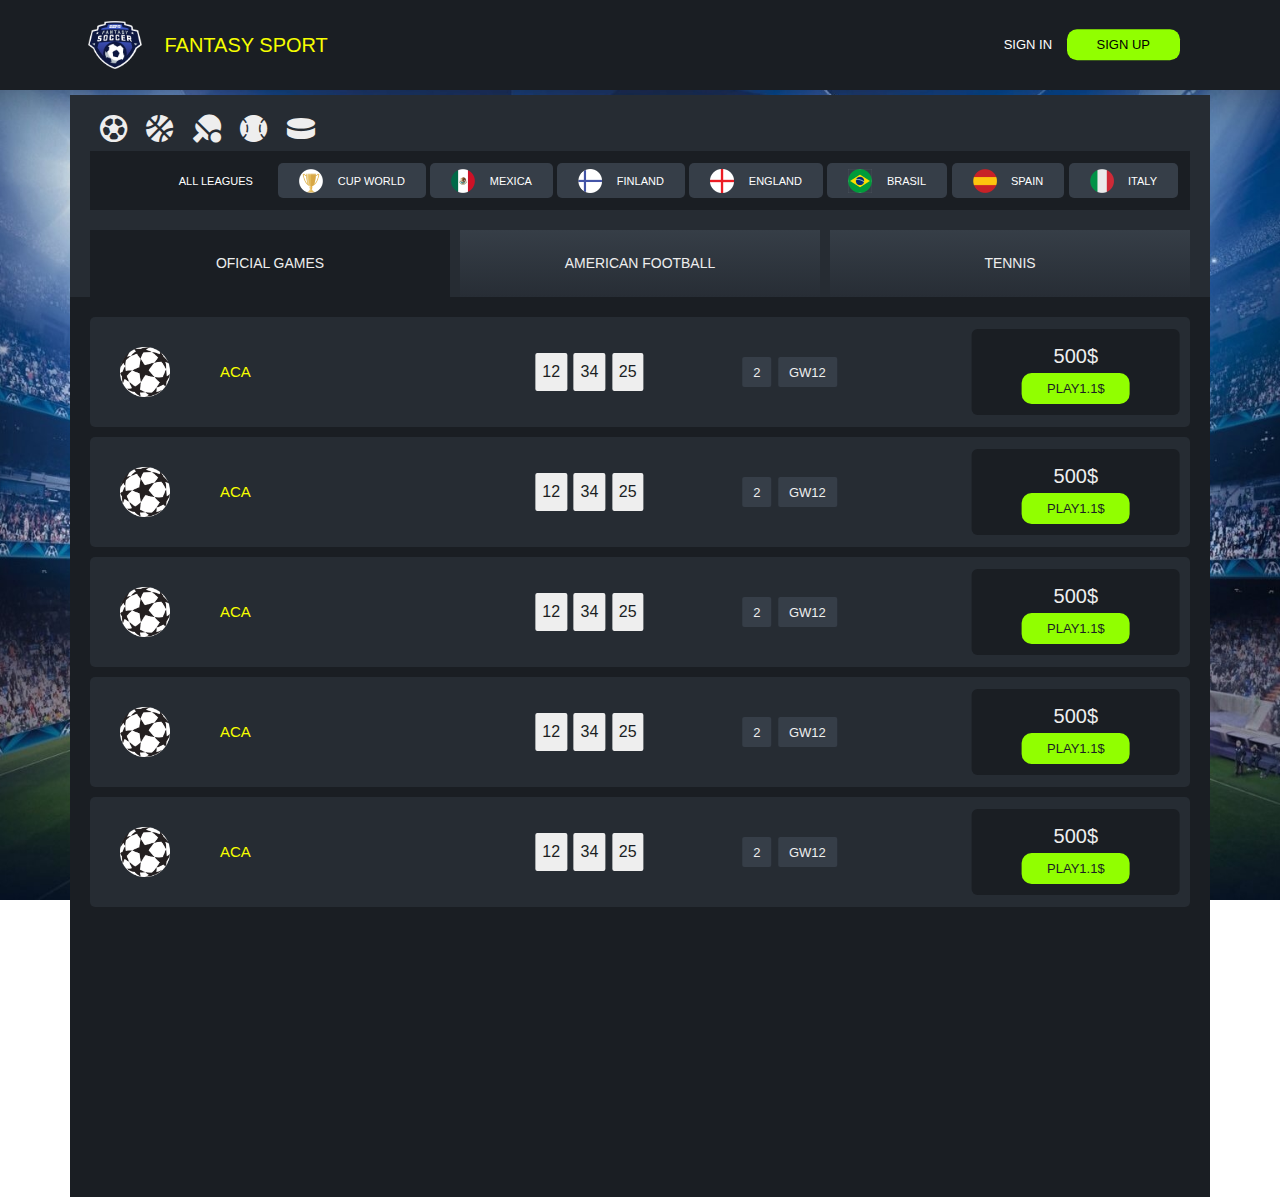
<file: Index.html>
<!DOCTYPE html>
<html lang="ru">

<head>

    <meta charset="UTF-8">
    <meta name="viewport" content="width=device-width, initial-scale=1">
    <title>Fantasy sport</title>

    <!--CSS LINKS-->
    <link rel="stylesheet" href="https://stackpath.bootstrapcdn.com/bootstrap/4.3.1/css/bootstrap.min.css">
    <link rel="stylesheet" href="main_style.css">
    <link rel="stylesheet" href="login.css">
    <script src="https://code.jquery.com/jquery-3.4.1.js"></script>
    <link rel="stylesheet" href="https://use.fontawesome.com/releases/v5.8.2/css/all.css">
</head>

<body>
    <div class="header">
        <div class="container">
            <div class="header_content">
                <div class="logo">
                    <a href="Index.html"><img src="resurce/Images/Logo.png"></a>
                </div>
                <div class="main_title">
                    <h2>Fantasy sport</h2>
                </div>
                <div class="user_content">
                    <div class="user_box">
                        <button class="signIn js-open-modal" data-signin="signin">sign in</button>
                        <a href="Register.html"><button class="signUp">sign up</button></a>
                    </div>
                </div>
            </div>
        </div>
    </div>
    <div class="login_window" data-signin="signin">
        <div class="main-div transform">
           <div class="my_close js-modal-close"><i class="fas fa-times"></i></div>
            <div class="panel">
                <h2>Sign in</h2>
                <p>Please enter your username and password</p>
            </div>
            <form id="Login">
                <div class="form-group">
                    <input type="text" class="form-control" id="inputEmail" placeholder="Username" required>
                </div>
                <div class="form-group">
                    <input type="password" class="form-control" id="inputPassword" placeholder="Password" required>
                </div>
                <div class="forgot">
                    <a href="restore.html">Forgot password?</a>
                </div>
                <input type="submit" class="btn" name="submit" value="Login">
            </form>
        </div>
    </div>
    <div class="overlay js-overlay-modal"></div>
    <div class="container">
        <div class="back_color">
            <div class="special_icons">
                <div class="icon_wrapper">
                    <ul>
                        <li><i class="far fa-futbol"></i></li>
                        <li><i class="fas fa-basketball-ball"></i></li>
                        <li><i class="fas fa-table-tennis"></i></li>
                        <li><i class="fas fa-baseball-ball"></i></li>
                        <li><i class="fas fa-hockey-puck"></i></li>
                    </ul>
                </div>
            </div>
            <div class="leagues_content">
                <ul class="leagues">
                    <li>
                        <div class="ligue_button">
                            <h3>All leagues</h3>
                        </div>
                    </li>
                    <li>
                        <div class="ligue_button">
                            <div><img src="resurce/Icons/gold_cup.png"> </div>
                            <h3>cup world</h3>
                        </div>
                    </li>
                    <li>
                        <div class="ligue_button">
                            <div><img src="resurce/Icons/Mexica-01.png"> </div>
                            <h3>mexica</h3>
                        </div>
                    </li>
                    <li>
                        <div class="ligue_button">
                            <div><img src="resurce/Icons/finland.png"> </div>
                            <h3>finland</h3>
                        </div>
                    </li>
                    <li>
                        <div class="ligue_button">
                            <div><img src="resurce/Icons/Ingland.png"> </div>
                            <h3>england</h3>
                        </div>
                    </li>
                    <li>
                        <div class="ligue_button">
                            <div><img src="resurce/Icons/brazil.png"> </div>
                            <h3>brasil</h3>
                        </div>
                    </li>
                    <li>
                        <div class="ligue_button">
                            <div><img src="resurce/Icons/spain.png"> </div>
                            <h3>spain</h3>
                        </div>
                    </li>
                    <li>
                        <div class="ligue_button">
                            <div><img src="resurce/Icons/italia-01.png"> </div>
                            <h3>italy</h3>
                        </div>
                    </li>
                </ul>
            </div>
            <div class="large_buttons container">
                <div class="row">
                    <div class="sport_rooms col-md-4">
                        <h4>oficial games</h4>
                    </div>
                    <div class="sport_rooms col-md-4">
                        <h4 class="out">american football</h4>
                    </div>
                    <div class="sport_rooms col-md-4">
                        <h4 class="out">tennis</h4>
                    </div>
                </div>
            </div>
        </div>
    </div>
    <div class="container">
        <div class="go_content">
            <div class="go_wrapper">
                <div class="each_play">
                    <img src="resurce/Icons/9118.png" alt="">
                    <h4><span class="name_first">aca </span></h4>
                    <div class="time_box">
                        <div class="hour"><span>12</span></div>
                        <div class="minute"><span>34</span></div>
                        <div class="second"><span>25</span></div>
                    </div>
                    <div class="turn_duration">
                        <div class="hour"><span>2</span></div>
                        <div class="minute"><span>gw12</span></div>
                    </div>
                    <div class="price_box">
                        <div class="price_wrapper">
                            <h3 class="kon">500$</h3>
                            <a href="Second_page.html" class="play">play<span>1.1<span>$</span></span></a>
                        </div>
                    </div>
                </div>
                <div class="each_play">
                    <img src="resurce/Icons/9118.png" alt="">
                    <h4><span class="name_first">aca </span></h4>
                    <div class="time_box">
                        <div class="hour"><span>12</span></div>
                        <div class="minute"><span>34</span></div>
                        <div class="second"><span>25</span></div>
                    </div>
                    <div class="turn_duration">
                        <div class="hour"><span>2</span></div>
                        <div class="minute"><span>gw12</span></div>
                    </div>
                    <div class="price_box">
                        <div class="price_wrapper">
                            <h3 class="kon">500$</h3>
                            <a href="Second_page.html" class="play">play<span>1.1<span>$</span></span></a>
                        </div>
                    </div>
                </div>
                <div class="each_play">
                    <img src="resurce/Icons/9118.png" alt="">
                    <h4><span class="name_first">aca </span></h4>
                    <div class="time_box">
                        <div class="hour"><span>12</span></div>
                        <div class="minute"><span>34</span></div>
                        <div class="second"><span>25</span></div>
                    </div>
                    <div class="turn_duration">
                        <div class="hour"><span>2</span></div>
                        <div class="minute"><span>gw12</span></div>
                    </div>
                    <div class="price_box">
                        <div class="price_wrapper">
                            <h3 class="kon">500$</h3>
                            <a href="Second_page.html" class="play">play<span>1.1<span>$</span></span></a>
                        </div>
                    </div>
                </div>
                <div class="each_play">
                    <img src="resurce/Icons/9118.png" alt="">
                    <h4><span class="name_first">aca </span></h4>
                    <div class="time_box">
                        <div class="hour"><span>12</span></div>
                        <div class="minute"><span>34</span></div>
                        <div class="second"><span>25</span></div>
                    </div>
                    <div class="turn_duration">
                        <div class="hour"><span>2</span></div>
                        <div class="minute"><span>gw12</span></div>
                    </div>
                    <div class="price_box">
                        <div class="price_wrapper">
                            <h3 class="kon">500$</h3>
                            <a href="Second_page.html" class="play">play<span>1.1<span>$</span></span></a>
                        </div>
                    </div>
                </div>
                <div class="each_play">
                    <img src="resurce/Icons/9118.png" alt="">
                    <h4><span class="name_first">aca </span></h4>
                    <div class="time_box">
                        <div class="hour"><span>12</span></div>
                        <div class="minute"><span>34</span></div>
                        <div class="second"><span>25</span></div>
                    </div>
                    <div class="turn_duration">
                        <div class="hour"><span>2</span></div>
                        <div class="minute"><span>gw12</span></div>
                    </div>
                    <div class="price_box">
                        <div class="price_wrapper">
                            <h3 class="kon">500$</h3>
                            <a href="Second_page.html" class="play">play<span>1.1<span>$</span></span></a>
                        </div>
                    </div>
                </div>
            </div>
        </div>
    </div>
    <script src="Js/main.js"></script>
</body>

</html>
</file>
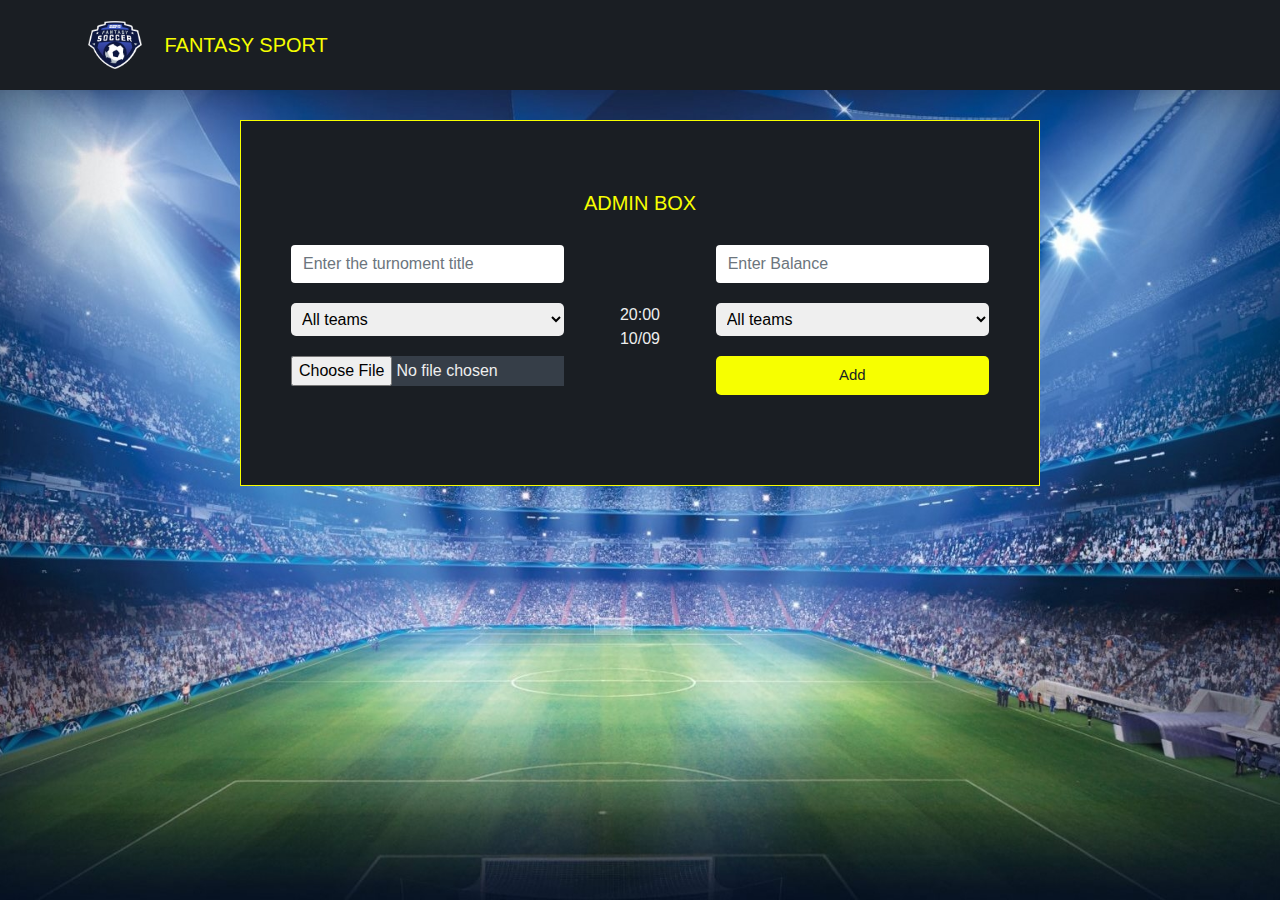
<file: Admin.html>
<!DOCTYPE html>
<html lang="ru">

<head>

    <meta charset="UTF-8">
    <meta name="viewport" content="width=device-width, initial-scale=1">
    <title>Admin</title>

    <!--CSS LINKS-->
    <link rel="stylesheet" href="https://stackpath.bootstrapcdn.com/bootstrap/4.3.1/css/bootstrap.min.css">
    <link rel="stylesheet" href="main_style.css">
    <link rel="stylesheet" href="admin.css">
    <script src="https://code.jquery.com/jquery-3.4.1.js"></script>
    <link rel="stylesheet" href="https://use.fontawesome.com/releases/v5.8.2/css/all.css">
    <script>
        (function(e, t, n) {
            var r = e.querySelectorAll("html")[0];
            r.className = r.className.replace(/(^|s)no-js(s|$)/, "$1js$2")
        })(document, window, 0);
    </script></head>

<body>
    <div class="header">
        <div class="container">
            <div class="header_content">
                <div class="logo">
                    <a href="Index.html"><img src="resurce/Images/Logo.png"></a>
                </div>
                <div class="main_title">
                    <h2>Fantasy sport</h2>
                </div>
            </div>
        </div>
    </div>

	<div class="container">
	    <div class="admin">
	        <div class="admin-login main-center">
	            <div class="input_box">
	                <h5>Admin Box</h5>
	            </div>
	            <form method="post" action="post">
	                <div class="row">
	                    <div class="col-md-5 admin-group">
	                        <input type="text" required class="form-control" name="Title" id="Title" placeholder="Enter the turnoment title" />
	                    </div>
	                    <div class="col-md-5 offset-md-2 admin-group">
	                        <input type="text" required class="form-control" name="balance" id="Balance" placeholder="Enter Balance" />
	                    </div>
	                    <div class="col-md-5">
	                        <select class="teams-list" name="teams-right">
	                            <option value="0">All teams</option>
	                            <option value="1">Barselona</option>
	                        </select>
	                    </div>
	                    <div class="col-md-2 date-time">
	                        <div class="time" id="time">20:00</div>
	                        <div class="date" id="date">10/09</div>
	                    </div>
	                    <div class="col-md-5">
	                        <select class="teams-list" name="temas-left">
	                            <option value="">All teams</option>
	                            <option value="">Real Madrid</option>
	                        </select>
	                    </div>
	                    <div class="col-md-5 file">
	                        <input type="file" name="file" id="file" class="inputfile"/>
	                    </div>
	                    <div class="col-md-5 offset-md-2 admin-group add_btn">
	                        <input type="submit" id="button" value="Add" class="btn btn-primary btn-lg btn-block login-button">
	                    </div>
	                </div>
	            </form>
	        </div>
	    </div>
	</div>

    <script src="Js/check.js"></script>
    <script src="Js/main.js"></script>

</body>

</html>
</file>
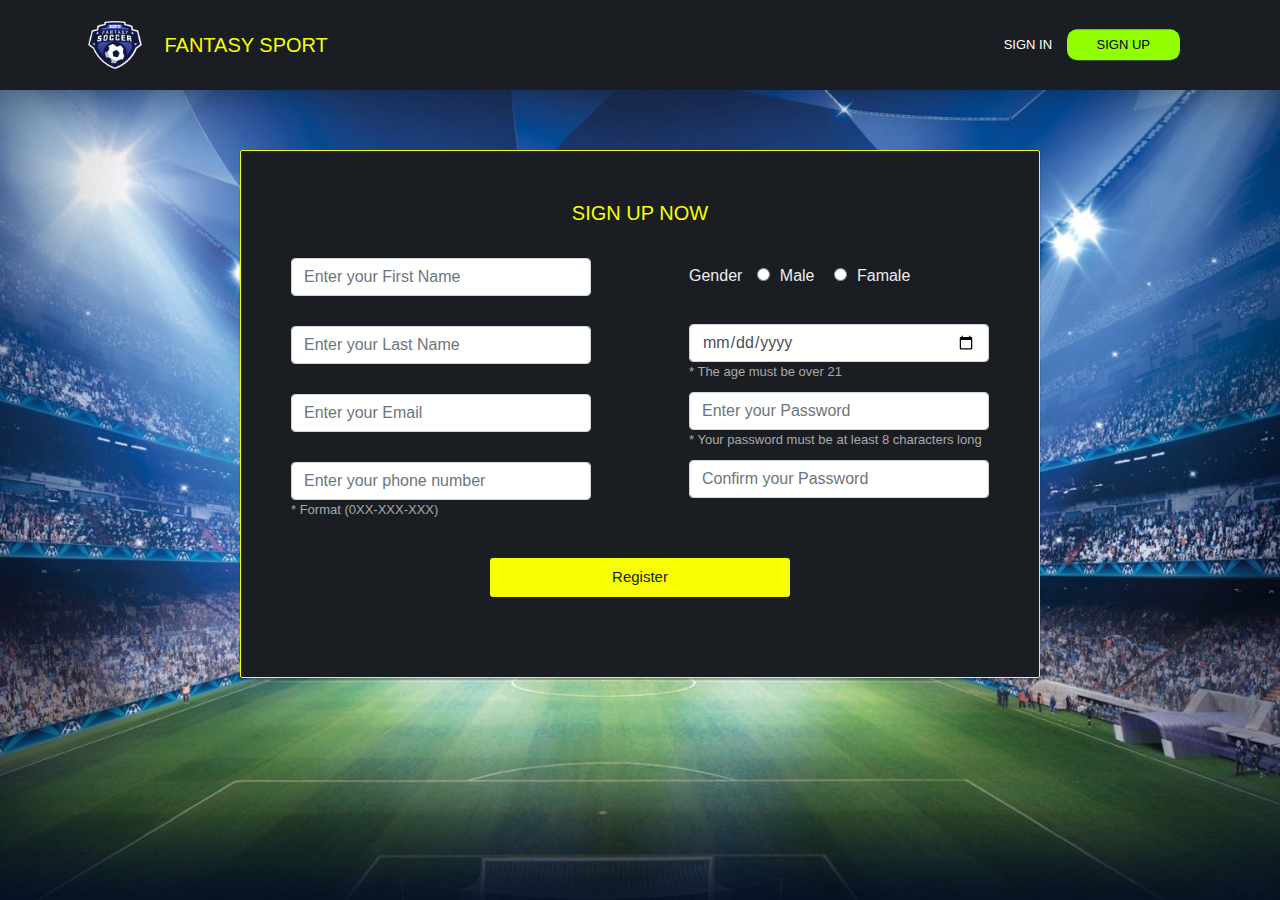
<file: Register.html>
<!DOCTYPE html>
<html lang="ru">

<head>

    <meta charset="UTF-8">
    <meta name="viewport" content="width=device-width, initial-scale=1">
    <title>Registration</title>

    <!--CSS LINKS-->
    <link rel="stylesheet" href="https://stackpath.bootstrapcdn.com/bootstrap/4.3.1/css/bootstrap.min.css">
    <link rel="stylesheet" href="main_style.css">
    <link rel="stylesheet" href="login.css">
    <script src="https://code.jquery.com/jquery-3.4.1.js"></script>
    <link rel="stylesheet" href="https://use.fontawesome.com/releases/v5.8.2/css/all.css">
</head>

<body>
    <div class="header">
        <div class="container">
            <div class="header_content">
                <div class="logo">
                    <a href="Index.html"><img src="resurce/Images/Logo.png"></a>
                </div>
                <div class="main_title">
                    <h2>Fantasy sport</h2>
                </div>
                <div class="user_content">
                    <div class="user_box">
                        <button class="signIn js-open-modal" data-signin="signin"><a>sign in</a></button>
                        <button class="signUp"><a>sign up</a></button>
                    </div>
                </div>
            </div>
        </div>
    </div>
    <div class="login_window" data-signin="signin">
        <div class="main-div transform">
           <div class="my_close js-modal-close"><i class="fas fa-times"></i></div>
            <div class="panel">
                <h2>Sign in</h2>
                <p>Please enter your username and password</p>
            </div>
            <form id="Login">
                <div class="form-group">
                    <input type="text" class="form-control" id="inputEmail" placeholder="Username" required>
                </div>
                <div class="form-group">
                    <input type="password" class="form-control" id="inputPassword" placeholder="Password" required>
                </div>
                <div class="forgot">
                    <a href="restore.html">Forgot password?</a>
                </div>
                <input type="submit" class="btn" name="submit" value="Login">
            </form>
        </div>
    </div>
    <div class="overlay js-overlay-modal"></div>

	<div class="container">
			<div class="row main">
				<div class="main-login main-center">
				    <div class="sign-now">
				        <h5>Sign up now</h5>
				    </div>
					<form class="" method="post" action="#">
                        <div class="form-left">
                            <div class="form-group">
                                <div class="cols-sm-10">
                                    <input type="text" required class="form-control" name="FName" id="FName"  placeholder="Enter your First Name"/>
                                </div>
                            </div>

                            <div class="form-group">
                                <div class="cols-sm-10">
                                    <input type="text" required class="form-control" name="LName" id="LName"  placeholder="Enter your Last Name"/>
                                </div>
                            </div>

                            <div class="form-group">
                                <div class="cols-sm-10">
                                    <input type="text" required class="form-control" name="email" id="email"  placeholder="Enter your Email" pattern="[a-z0-9._%+-]+@[a-z0-9.-]+\.[a-z]{2,}$"/>
                                </div>
                            </div>
                            <div class="form-group">
                                <div class="cols-sm-10 bb">
                                    <input type="tel" class="form-control" name="phone" required id="phone" placeholder="Enter your phone number" pattern="[0-9]{3}-[0-9]{3}-[0-9]{3}"/>
                                    <span>* Format (0XX-XXX-XXX)</span>
                                </div>
                            </div>
                        </div>
                        <div class="form-right">
                            <div class="form-group">
                                <div class="cols-sm-10 gen">
                                   <label for="radio">Gender</label>
                                   <div><input type="radio" class="form-radio" name="gender" id="male"/><span>Male</span></div>
                                    <div><input type="radio" class="form-radio" name="gender" id="famale"/><span>Famale</span></div>
                                </div>
                            </div>

                            <div class="form-group">
                                <div class="cols-sm-10 bb">
                                    <input type="date" max="2009-01-01" class="form-control" name="birthday" id="birthday"  placeholder="Enter your Birthday"/>
                                    <span>* The age must be over 21</span>
                                </div>
                            </div>

                            <div class="form-group">
                                <div class="cols-sm-10 bb">
                                    <input type="password" class="form-control" name="password" id="reg_password"  placeholder="Enter your Password" required pattern="[0-9a-zA-Z]{10,}" onkeyup="check()"/>
                                    <span id='lenght_msg'>* Your password must be at least 8 characters long</span>
                                </div>
                            </div>

                            <div class="form-group">
                                <div class="cols-sm-10 bb">
                                    <input type="password" class="form-control" name="confirm_password" id="confirm_password"  placeholder="Confirm your Password" required pattern="[0-9a-zA-Z]{10,}" onkeyup="check()"/>
                                    <span id="message"></span>
                                </div>
                            </div>
                        </div>
                        <div class="form-group register_btn">
                            <a href="Index.html"><input type="submit" id="button" value="Register" class="btn btn-primary btn-lg btn-block login-button"></a>
						</div>
					</form>
				</div>
			</div>
		</div>

    <script src="Js/check.js"></script>
    <script src="Js/main.js"></script>

</body>

</html>
</file>
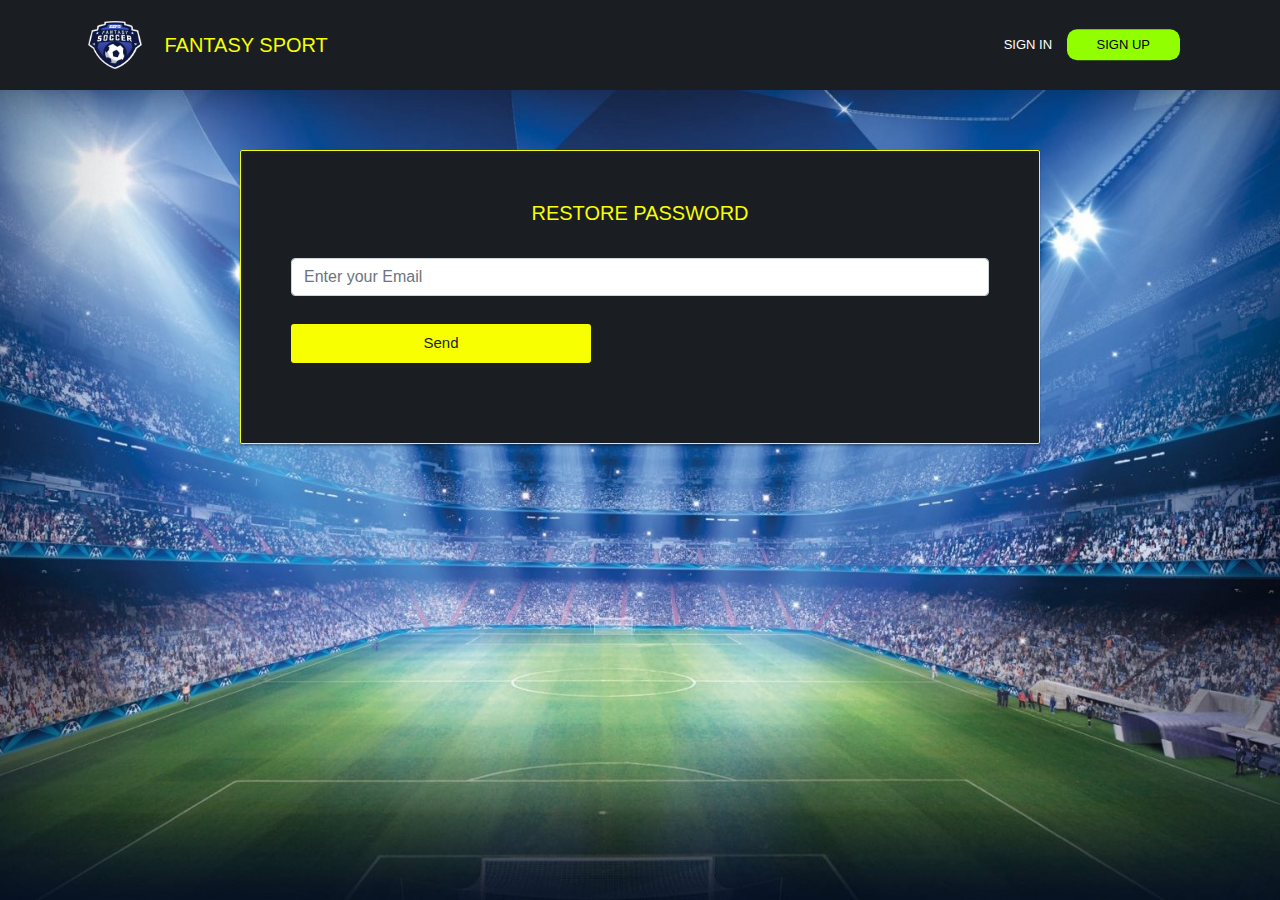
<file: restore.html>
<!DOCTYPE html>
<html lang="ru">

<head>

    <meta charset="UTF-8">
    <meta name="viewport" content="width=device-width, initial-scale=1">
    <title>Restore password</title>

    <!--CSS LINKS-->
    <link rel="stylesheet" href="https://stackpath.bootstrapcdn.com/bootstrap/4.3.1/css/bootstrap.min.css">
    <link rel="stylesheet" href="main_style.css">
    <link rel="stylesheet" href="login.css">
    <script src="https://code.jquery.com/jquery-3.4.1.js"></script>
    <link rel="stylesheet" href="https://use.fontawesome.com/releases/v5.8.2/css/all.css">
</head>

<body>
    <div class="header">
        <div class="container">
            <div class="header_content">
                <div class="logo">
                    <a href="Index.html"><img src="resurce/Images/fantasy-soccer@2x.png"></a>
                </div>
                <div class="main_title">
                    <h2>Fantasy sport</h2>
                </div>
                <div class="user_content">
                    <div class="user_box">
                        <button class="signIn js-open-modal" data-signin="signin"><a>sign in</a></button>
                        <button class="signUp"><a>sign up</a></button>
                    </div>
                </div>
            </div>
        </div>
    </div>
    <div class="login_window" data-signin="signin">
        <div class="main-div transform">
           <div class="my_close js-modal-close"><i class="fas fa-times"></i></div>
            <div class="panel">
                <h2>Sign in</h2>
                <p>Please enter your username and password</p>
            </div>
            <form id="Login">
                <div class="form-group">
                    <input type="text" class="form-control" id="inputEmail" placeholder="Username" required>
                </div>
                <div class="form-group">
                    <input type="password" class="form-control" id="inputPassword" placeholder="Password" required>
                </div>
                <div class="forgot">
                    <a href="">Forgot password?</a>
                </div>
                <input type="submit" class="btn" name="submit" value="Login">
            </form>
        </div>
    </div>
    <div class="overlay js-overlay-modal"></div>

	<div class="container">
			<div class="row main">
				<div class="main-login main-center">
				    <div class="sign-now">
				        <h5>Restore password</h5>
				    </div>
					<form class="" method="post" action="#">
                        <div class="form-grou">
                            <input type="text" required class="form-control" name="email" id="email"  placeholder="Enter your Email" pattern="\S + @\S + \.S\ + $"/>
                        </div>
                        <div class="form-group">
                            <a href="Index.html"><input type="submit" id="button" value="Send" class="btn btn-primary btn-lg btn-block login-button" name="restore"></a>
						</div>
					</form>
				</div>
			</div>
		</div>
    <script src="Js/main.js"></script>

</body>

</html>
</file>
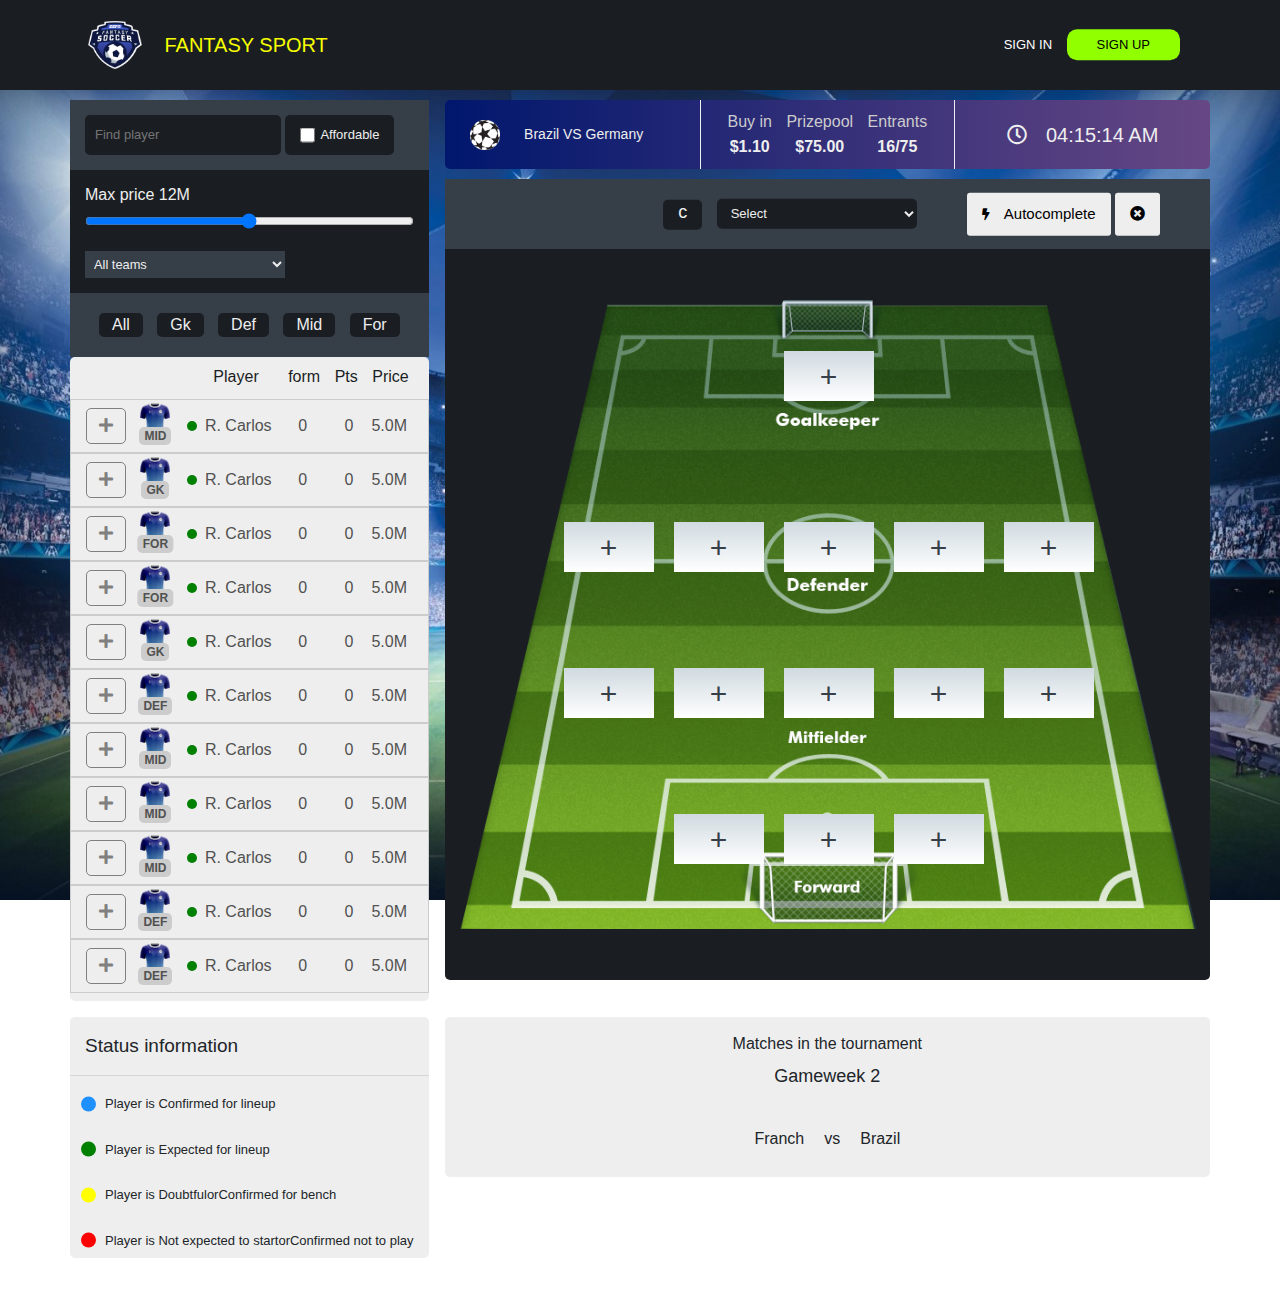
<file: Second_page.html>
<!DOCTYPE html>
<html lang="ru">

<head>

    <meta charset="UTF-8">
    <meta name="viewport" content="width=device-width, initial-scale=1">
    <title>Fantasy sport</title>

    <!--CSS LINKS-->
    <link rel="stylesheet" href="https://stackpath.bootstrapcdn.com/bootstrap/4.3.1/css/bootstrap.min.css">
    <link rel="stylesheet" href="main_style.css">
    <link rel="stylesheet" href="login.css">
    <link rel="stylesheet" href="https://use.fontawesome.com/releases/v5.8.2/css/all.css">
    <script src="https://code.jquery.com/jquery-3.4.1.js"></script>
</head>

<body>
    <div class="header">
        <div class="container">
            <div class="header_content">
                <div class="logo">
                    <a href="Index.html"><img src="resurce/Images/Logo.png"></a>
                </div>
                <div class="main_title">
                    <h2>Fantasy sport</h2>
                </div>
                <div class="user_content">
                    <div class="user_box">
                        <button class="signIn js-open-modal" data-signin="signin"><a>sign in</a></button>
                        <a href="Register.html"><button class="signUp">sign up</button></a>
                    </div>
                </div>
            </div>
        </div>
    </div>
    <div class="login_window" data-signin="signin">
        <div class="main-div transform">
           <div class="my_close js-modal-close"><i class="fas fa-times"></i></div>
            <div class="panel">
                <h2>Sign in</h2>
                <p>Please enter your username and password</p>
            </div>
            <form id="Login">
                <div class="form-group">
                    <input type="text" class="form-control" id="inputEmail" placeholder="Username" required>
                </div>
                <div class="form-group">
                    <input type="password" class="form-control" id="inputPassword" placeholder="Password" required>
                </div>
                <div class="forgot">
                    <a href="restore.html">Forgot password?</a>
                </div>
                <input type="submit" class="btn" name="submit" value="Login">
            </form>
        </div>
    </div>
    <div class="overlay js-overlay-modal"></div>
    <div class="real_match my_grid container">
        <div class="left_info">
            <div class="ruls">
                <form action="" class="search">
                    <input type="search" placeholder="Find player">
                    <label for="checkbox">
                        <input type="checkbox" id="checkbox">
                        <span>Affordable</span>
                    </label>
                </form>
                <form action="range" class="range">
                    <div class="range_padding">
                        <div>
                            <h6>Max price <span>12<span>M</span></span></h6>
                        </div>
                        <input type="range" id="range">
                    </div>
                </form>
                <div class="dropdown">
                    <select name="all_teams" id="all_teams">
                        <option value="0">All teams</option>
                        <option value="1">Select several</option>
                        <option value="2">Benin</option>
                        <option value="3">Ghana</option>
                    </select>
                </div>
                <div class="players">
                    <div>
                        <ul>
                            <li class="btn-filter" data-target="all">All</li>
                            <li class="btn-filter" data-target="gol">Gk</li>
                            <li class="btn-filter" data-target="def">Def</li>
                            <li class="btn-filter" data-target="mid">Mid</li>
                            <li class="btn-filter" data-target="for">For</li>
                        </ul>
                    </div>
                </div>
            </div>
            <div class="schedul">
                <ul class="choices">
                    <li class="schedul_ruls">
                        <span></span>
                        <span></span>
                        <span>Player</span>
                        <span>form</span>
                        <span>Pts</span>
                        <span>Price</span>
                    </li>
                    <li class="choice" data-status="mid">
                       <div class="one">
                            <div class="add_player" onclick="add_me()"><i class="fas fa-plus icon"></i></div>
                            <div class="shirt"><img src="resurce/Images/tShirt.png" alt=""><span>mid</span></div>
                            <div class="player_name"><p>R. Carlos</p></div>
                            <div class="match">0</div>
                            <div class="column_1"><span>0</span></div>
                            <div class="column_2">5.0M</div>      
                       </div>
                    </li>
                    <li class="choice" data-status="gol">
                       <div class="one">
                            <div class="add_player" onclick="add_me()"><i class="fas fa-plus icon"></i></div>
                            <div class="shirt"><img src="resurce/Images/tShirt.png" alt=""><span>Gk</span></div>
                            <div class="player_name"><p>R. Carlos</p></div>
                            <div class="match">0</div>
                            <div class="column_1"><span>0</span></div>
                            <div class="column_2">5.0M</div>      
                       </div>
                    </li>
                    <li class="choice" data-status="for">
                       <div class="one">
                            <div class="add_player" onclick="add_me()"><i class="fas fa-plus icon"></i></div>
                            <div class="shirt"><img src="resurce/Images/tShirt.png" alt=""><span>for</span></div>
                            <div class="player_name"><p>R. Carlos</p></div>
                            <div class="match">0</div>
                            <div class="column_1"><span>0</span></div>
                            <div class="column_2">5.0M</div>      
                       </div>
                    </li>
                    <li class="choice" data-status="for">
                       <div class="one">
                            <div class="add_player" onclick="add_me()"><i class="fas fa-plus icon"></i></div>
                            <div class="shirt"><img src="resurce/Images/tShirt.png" alt=""><span>for</span></div>
                            <div class="player_name"><p>R. Carlos</p></div>
                            <div class="match">0</div>
                            <div class="column_1"><span>0</span></div>
                            <div class="column_2">5.0M</div>      
                       </div>
                    </li>
                    <li class="choice" data-status="gol">
                       <div class="one">
                            <div class="add_player" onclick="add_me()"><i class="fas fa-plus icon"></i></div>
                            <div class="shirt"><img src="resurce/Images/tShirt.png" alt=""><span>Gk</span></div>
                            <div class="player_name"><p>R. Carlos</p></div>
                            <div class="match">0</div>
                            <div class="column_1"><span>0</span></div>
                            <div class="column_2">5.0M</div>
                       </div>
                    </li>
                    <li class="choice" data-status="def">
                       <div class="one">
                            <div class="add_player" onclick="add_me()"><i class="fas fa-plus icon"></i></div>
                            <div class="shirt"><img src="resurce/Images/tShirt.png" alt=""><span>def</span></div>
                            <div class="player_name"><p>R. Carlos</p></div>
                            <div class="match">0</div>
                            <div class="column_1"><span>0</span></div>
                            <div class="column_2">5.0M</div>
                       </div>
                    </li>
                    <li class="choice" data-status="mid">
                       <div class="one">
                            <div class="add_player" onclick="add_me()"><i class="fas fa-plus icon"></i></div>
                            <div class="shirt"><img src="resurce/Images/tShirt.png" alt=""><span>mid</span></div>
                            <div class="player_name"><p>R. Carlos</p></div>
                            <div class="match">0</div>
                            <div class="column_1"><span>0</span></div>
                            <div class="column_2">5.0M</div>
                       </div>
                    </li>
                    <li class="choice" data-status="mid">
                       <div class="one">
                            <div class="add_player" onclick="add_me()"><i class="fas fa-plus icon"></i></div>
                            <div class="shirt"><img src="resurce/Images/tShirt.png" alt=""><span>mid</span></div>
                            <div class="player_name"><p>R. Carlos</p></div>
                            <div class="match">0</div>
                            <div class="column_1"><span>0</span></div>
                            <div class="column_2">5.0M</div>
                       </div>
                    </li>
                    <li class="choice" data-status="mid">
                       <div class="one">
                            <div class="add_player" onclick="add_me()"><i class="fas fa-plus icon"></i></div>
                            <div class="shirt"><img src="resurce/Images/tShirt.png" alt=""><span>mid</span></div>
                            <div class="player_name"><p>R. Carlos</p></div>
                            <div class="match">0</div>
                            <div class="column_1"><span>0</span></div>
                            <div class="column_2">5.0M</div>
                       </div>
                    </li>
                    <li class="choice" data-status="def">
                       <div class="one">
                            <div class="add_player" onclick="add_me()"><i class="fas fa-plus icon"></i></div>
                            <div class="shirt"><img src="resurce/Images/tShirt.png" alt=""><span>def</span></div>
                            <div class="player_name"><p>R. Carlos</p></div>
                            <div class="match">0</div>
                            <div class="column_1"><span>0</span></div>
                            <div class="column_2">5.0M</div>
                       </div>
                    </li>
                    <li class="choice" data-status="def">
                       <div class="one">
                            <div class="add_player" onclick="add_me()"><i class="fas fa-plus icon"></i></div>
                            <div class="shirt"><img src="resurce/Images/tShirt.png" alt=""><span>def</span></div>
                            <div class="player_name"><p>R. Carlos</p></div>
                            <div class="match">0</div>
                            <div class="column_1"><span>0</span></div>
                            <div class="column_2">5.0M</div>
                       </div>
                    </li>
                </ul>
            </div>
        </div>
        <div class="football_area">
            <div class="match_info">
                <div class="container">
                    <div class="row my_row">
                        <div class="vs col-md-4">
                            <img src="resurce/Icons/9118.png" alt="">
                            <h5><span>Brazil </span>VS<span> Germany</span></h5>
                        </div>
                        <div class="col-md-4 conditions">
                            <div class="each_c">
                                <span>Buy in</span>
                                <b>
                                    <span>$1.10</span>
                                </b>
                            </div>
                            <div class="each_c">
                                <span>Prizepool</span>
                                <b>
                                    <span>$75.00</span>
                                </b>
                            </div>
                            <div class="each_c">
                                <span>Entrants</span>
                                <b>
                                    <span>16/75</span>
                                </b>
                            </div>
                        </div>
                        <div class="col-md-4 clock">
                            <div><i class="far fa-clock"></i></div>
                            <div id="MyClockDisplay"></div>
                        </div>
                    </div>
                </div>
            </div>
            <div class="area">
                <div class="add">
                    <div class="container">
                        <div class="row">
                            <div class="col-md-12">
                                <div class="footbal-add"></div>
                            </div>
                        </div>
                        <div class="autocomplete_section">
                           <div class="select-cap">
                                <h6 class="capitan">c</h6>
                                <select name="checked-player" id="checked-player">
                                    <option value="1">Select</option>
                                </select>
                           </div>
                            <div>
                            <button class="aoutocolpete">
                                <i class="fas fa-bolt"></i>
                                <p>Autocomplete</p>
                            </button>
                            <button class="cencel">
                                <i class="fas fa-times-circle"></i>
                            </button>
                            </div>
                        </div>
                    </div>
                </div>
                <img src="resurce/Images/Soccer_area.png" alt="area">
                <div class="area-position">
                   <div class="team_positions">
                    <div class="goalkeeper gk-position">
                        <div class="local_player gk-1" data-target="gol">
                            <div class="burger"><span>Carlos</span><span>12.5m</span></div>
                        </div>
                    </div>
                    <div class="defender df-position">
                        <div class="local_player df-1" data-target="def"></div>
                        <div class="local_player df-2" data-target="def"></div>
                        <div class="local_player df-3" data-target="def"></div>
                        <div class="local_player df-4" data-target="def"></div>
                        <div class="local_player df-5" data-target="def"></div>
                    </div>
                    <div class="mitfielder mf-position">
                        <div class="local_player mf-1" data-target="mid"></div>
                        <div class="local_player mf-2" data-target="mid"></div>
                        <div class="local_player mf-3" data-target="mid"></div>
                        <div class="local_player mf-4" data-target="mid"></div>
                        <div class="local_player mf-5" data-target="mid"></div>
                    </div>
                    <div class="forward fw-position">
                        <div class="local_player fw-1" data-target="for"></div>
                        <div class="local_player fw-2" data-target="for"></div>
                        <div class="local_player fw-3" data-target="for"></div>
                    </div>
                </div>
                </div>
            </div>
        </div>
        <div class="status">
           <header>Status information</header>
           <hr style="margin: 0">
            <section>
                <span class="blue">Player is Confirmed for lineup</span>
                <span class="green">Player is Expected for lineup</span>
                <span class="yellow">Player is DoubtfulorConfirmed for bench</span>
                <span class="red">Player is Not expected to startorConfirmed not to play</span>
            </section>
        </div>
        <div class="Gameweek">
            <div class="gameweek-text">
                <p>Matches in the tournament</p>
                <h1>Gameweek 2</h1>
            </div>
            <div class="pl-teams">
                <span>Franch</span><span>vs</span><span>Brazil</span>
            </div>
        </div>
    </div>


    <script src="Js/main.js"></script>
    <script>
        $(".add_player").click(function(){
            var icon = $(this).next(".icon");
            $(this).toggleClass("add_player_active");
            $(this).children(icon).toggleClass("fa-plus");
            $(this).children(icon).toggleClass("fa-check");
        });

    </script>
</body>

</html>
</file>
<file: main_style.css>
@font-face{
    font-family: Delicius;
    src: url('tt0007m_.ttf');
}
*{
    margin: 0;
    padding: 0;
    list-style: none;
}
button:focus{
    outline: none;
}
body{
    background-image: url(resurce/Images/Back_image.jpg);
    background-size: cover;
    background-position: center;
    background-attachment: fixed;
}

.container{
    padding: 0;
}
.back_color_2{
    margin: 95px 0 0 0;
}
.back_color{
    margin: 95px 0 0 0;
    padding: 20px;
    padding-bottom: 0;
    background-color: #262C33;
}
.header{
    position: fixed;
    width: 100%;
    top: 0;
    z-index: 10;
    left: 0;
    background-color: #1A1E23;
    height: 90px;
}
.header_content{
    position: relative;
    width: 100%;
    font-family: 'Swis721 Blk BT', sans-serif;
}
.logo{
    display: inline-block;
}

.logo img{
    width: 54px;
    margin: 18px;
}

.main_title{
    display: inline-block;
    color: #F7FF00;
    text-transform: uppercase;
}
.main_title h2{
    font-size: 20px;
    margin: 0;
    position: absolute;
    top: 50%;
    transform: translateY(-50%);
}

.user_content{
    position: absolute;
    top: 50%;
    transform: translateY(-50%);
    right: 0;
}

.user_box{
    padding-right: 20px;
}
.user_box button{
    margin-right: 10px;
    font-size: 13px;
}

.signIn{
    background: none;
    border: none;
    color: #fff;
    text-transform: uppercase;
}
.signUp{
    background-color: #91FF00;
    border: none;
    border-radius: 10px;
    padding: 6px 30px;
    transition: all 0.4s;
    text-transform: uppercase;
}
.signUp:hover{
    background-color: #F7FF00;
}
.leagues_content{
    margin: 0;
    padding: 12px;
    background-color: #1A1E23;
}
.leagues{
    color: #fff;
    text-transform: uppercase;
    font-family: 'Swis721 Blk BT', sans-serif;
    margin: 0;
    text-align: right;
}
ul li{
    display: inline-block;
}

ul li:nth-child(1) .ligue_button{
    background-color: transparent;
}
ul li div{
    display: inline-block;
    padding-right: 10px;
    
}
ul li h3{
    display: inline-block;
    font-size: 11px; 
    margin: 0;
}
.ligue_button{
    padding: 5px 21px;
    border-radius: 5px;
    cursor: pointer;
    background-color: #363e48;
    transition: all 0.4s;
}

.ligue_button:hover{
    background-color: #4e5865;
}
.ligue_button img{
    width: 24px;
}
.special_icons{
    display: inline-block;
    margin-left: 10px;
}
.special_icons ul{
    margin-bottom: 5px;
}
.special_icons i{
    color: #eee;
    font-size: 28px;
    padding: 0;
    margin-right: 15px;
    cursor: pointer;
    transform: scale(1);
    transition: all 0.4s;
}

.special_icons i:hover{
    color: #F7FF00;
    transform: scale(1.1);
}
.large_buttons{
    margin-top: 20px;
    font-family: 'Swis721 Blk BT', sans-serif;
    text-transform: uppercase;
}
.large_buttons .row{
    padding: 0 10px;
}
.sport_rooms{
    text-align: center;
    padding:  0 5px;
}
.sport_rooms h4{
    margin: 0;
    padding: 25px;
    background-color:  #1A1E23;
    font-size: calc(0.7vw + 5px);
    color: #eee;
}

.out{
    background: linear-gradient(rgba(54,62,71,1) 0%, rgba(39,45,53,1) 100%);
}
.go_content{
    padding: 20px;
    height: 100vh;
    background-color: #1A1E23;
}
.each_play{
    padding: 30px;
    border-radius: 5px;
    margin-bottom: 10px;
    position: relative;
    background-color: #262C33;
    font-family: 'Swis721 Blk BT', sans-serif;
}
.go_wrapper img{
    width: 50px;
}
.each_play h4{
    position: absolute;
    top: 50%;
    transform: translateY(-50%);
    margin: 0;
    padding-left: 50px;
    font-size: 15px;
    text-transform: uppercase;
    display: inline-block; 
    color: #eee;
}
.each_play h4 span{
    color: #F7FF00;
}
.time_box{
    position: absolute;
    top: 50%;
    transform: translate(-45%, -50%);
    left: 45%;
}

.time_box div{
    display: inline-block;
    padding: 7px;
    margin-right: 2px;
    border-radius: 2px;
    background-color: #eee;
}
.time_box span{
    color: #1A1E23;
}

.turn_duration{
    position: absolute;
    top: 50%;
    transform: translate(-65%, -50%);
    left: 65%;
}

.turn_duration div{
    display: inline-block;
    padding: 3px 11px ;
    margin-right: 2px;
    border-radius: 2px;
    background-color: #363e48;
}
.turn_duration span{
    color: #eee;
    text-transform: uppercase;
    font-size: 13px;
}


.price_box{
    position: absolute;
    top: 50%;
    right: 0;
    transform: translate(-5%, -50%);
}
.price_wrapper{
    padding: 15px 50px;
    border-radius: 6px;
    background-color: #1A1E23;
}

.price_wrapper h3{
    text-align: center;
    color: #eee;
    font-size: 20px;
}
a:hover{
    text-decoration: none;
    color: #1A1E23;
}
.play{
    background-color: #91FF00;
    border: none;
    color: #1A1E23;
    font-size: 13px;
    border-radius: 10px;
    padding: 8px 25px;
    text-transform: uppercase;
    transition: all 0.4s;
}

.play:hover{
    background-color: #F7FF00;
}
.real_match{
    margin-top: 100px;
}

.real_match input:focus,
.real_match select:focus{
    outline: none;
}
.my_grid{
    display: grid;
    grid-gap: 1em;
    grid-template-columns: repeat(3, 1fr);
    margin-bottom: 50px;
}

.left_info{
    grid-column: 1/2;
    color: #eee;
    border-radius: 5px;
}
.search{
    background-color: #363e48;
    padding: 15px;
    font-family: 'Swis721 Blk BT', sans-serif;
}
.search input[type="search"]{
    padding: 10px 10px;
    border: none;
    font-size: 13px;
    border-radius: 5px;
    background-color: #1A1E23;
    color: #ccc;
}

.search label{
    padding: 10px 15px;
    margin: 0;
    font-size: 13px;
    background-color: #1A1E23;
    border-radius: 5px;
    position: relative;
}
.search input[type="checkbox"]{
    position: absolute;
    top: 50%;
    transform: translateY(-50%);
    border: none;
    width: 15px;
    height: 15px;
}

.search span{
    padding-left: 20px;
}
.football_area{
    grid-column: 2/6;
}
.Gameweek{
    grid-column: 2/6;
}
.status{
    grid-column: 1/2;
}
.range{
    background-color: #1A1E23;
}
.range_padding{
    padding: 15px;
}
.range input[type="range"]{
    width: 100%;
    position: relative;
}
.dropdown{
    background-color: #1A1E23;
}
.dropdown select:nth-child(1){
    background-color: #363e48;
    padding: 5px;
    color: #eee;
    width: 200px;
    margin:0 5px 15px 15px ;
    border: none;
    font-size: calc(0.3vw + 9px);
}
.players{
    background-color: #363e48;
    padding: 20px;
    display: flex;
    justify-content: center;
}
.players ul{
    margin-top: auto;
    margin-bottom: auto;
}
.players ul li{
    margin-right: 10px;
    padding:0px 13px;
    background-color: #1A1E23;
    font-size: 16px;
    border-radius: 5px;
    cursor: pointer;
}
.players ul li:last-child{
    margin-right: 0;
}

.schedul{
    background-color: #eee;
    border-radius: 5px;
}
.btn-checked{
    background-color: #eee!important;
    color: #363e48;
}
.schedul ul{
    margin: 0;
    padding: 8px 0
}
.schedul_ruls{
    text-align: right;
    float: right;
    color: #1A1E23;
    padding-bottom: 10px;
}
.schedul_ruls span:last-child{
    margin-right: 20px;
}
.schedul_ruls span:nth-child(5){
    margin-right: 10px;
}
.schedul_ruls span:nth-child(4){
    margin-right: 10px;
}
.schedul_ruls span:nth-child(3){
    margin-right: 25px;
}

.choice{
    background-color: #eee;
    width: 100%;
}

.choice_active{
    background-color: green;
}
.add_player{
    padding: 5px 12px;
    margin-left: 15px;
    border-radius: 5px;
    border: 1.5px solid #808080;
    color: #808080;
    cursor: pointer;
}

.add_player_active{
    background-color: green;
    border: 1.5px solid #fff;
}
.add_player_active i{
    color: #eee;
}
.one{
    border: 0.1px solid #ccc;
    padding: 8px 0;
    width: 100%;
    position: relative;
}
.shirt{
    position: relative;
}
.shirt img{
    margin-left: 10px;
    margin-top: -10px;
    width: 30px;
    transition: all 0.3s;
    border-radius: 5px;
}
.shirt img:hover{
    background-color: #fff;
    box-shadow: 0 0 3px 0px rgba(0,0,0, 0.5);
}
.shirt span{
    position: absolute;
    left: 50%;
    font-size: 12px;
    font-weight: 700;
    text-transform: uppercase;
    padding: 0 5px;
    border-radius: 5px;
    background-color: #ccc;
    bottom: -18%;
    transform: translateX(-50%);
    color: #515151;
}

.player_name p{
    color: #515151;
    margin: 0;
    margin-left: 20px;
    position: relative;
}

.player_name p::after{
    content: '';
    position: absolute;
    top: 50%;
    transform: translate(-50%, -50%);
    width: 10px;
    height: 10px;
    border-radius: 50%;
    background-color: green;
    left: -20%;
}

.match, .column_1, .column_2{
    color: #515151;
}

.match{
    position: absolute;
    right: 31%;
    top: 50%;
    transform: translateY(-50%);
}
.column_2{
    position: absolute;
    right: 3%;
    top: 50%;
    transform: translateY(-50%);
}

.column_1{
    position: absolute;
    right: 18%;
    top: 50%;
    transform: translateY(-50%);
}

.status{
    background-color: #eee;
    border-radius: 5px;
}
.status header{
    width: 100%;
    padding: 15px;
    font-family: 'Swis721 Blk BT', sans-serif;
    font-size: 19px;
}

.blue,
.green,
.yellow,
.red,
.gray{
    width: 100%;
    display: block;
    margin-top: 10px;
    padding: 8px 35px;
    padding-right: 0;
    position: relative;
    font-family: 'Swis721 Blk BT', sans-serif;
    font-size: 13px;
}
.blue::before{
    position: absolute;
    content: '';
    width: 15px;
    height: 15px;
    background-color: dodgerblue;
    border-radius: 50%;
    top: 50%;
    transform: translateY(-50%);
    left: 3%;
}

.green::before{
    position: absolute;
    content: '';
    width: 15px;
    height: 15px;
    background-color: green;
    border-radius: 50%;
    top: 50%;
    transform: translateY(-50%);
    left: 3%;
}
.yellow::before{
    position: absolute;
    content: '';
    width: 15px;
    height: 15px;
    background-color: yellow;
    border-radius: 50%;
    top: 50%;
    transform: translateY(-50%);
    left: 3%;
}
.red::before{
    position: absolute;
    content: '';
    width: 15px;
    height: 15px;
    background-color: red;
    border-radius: 50%;
    top: 50%;
    transform: translateY(-50%);
    left: 3%;
}
.gray::before{
    position: absolute;
    content: '';
    width: 15px;
    height: 15px;
    background-color: dimgrey;
    border-radius: 50%;
    top: 50%;
    transform: translateY(-50%);
    left: 3%;
}

.area img{
    width: 100%;
    padding: 51px 0;
}

.match_info{
    background: -webkit-linear-gradient(left, rgb(0,23,109) 0%, rgb(102,71,132) 100%);
    background: -o-linear-gradient(left, rgb(0,23,109) 0%, rgb(102,71,132) 100%);
    background: linear-gradient(to right, rgb(0,23,109) 0%, rgb(102,71,132) 100%);
    border-radius: 5px;
}

.vs img{
    width: 30px;
    height: auto;
}
.vs{
    margin-top: auto;
    margin-bottom: auto;
    height: 100%;
    padding-left: 25px;
}
.vs h5{
    display: inline-block;
    color: #eee;
    font-family: 'Swis721 Blk BT', sans-serif;
    font-size: 14px;
    padding-left: 20px;
    margin: 0;
}
.my_row{
    padding: 0 15px;
}
.conditions{
    padding: 10px 0;
    text-align: center;
    border: 1px;
    border-right-style: solid;
    border-left-style: solid;
    border-right-color: #eee;
    border-left-color: #eee;
}
.conditions div{
    display: inline-block;
}
.each_c span{
    display:flex;
    justify-content: center;
    color: #ccc;
    margin: 0 5px;
}
.each_c b span{
    color: #eee;
    margin-top: 1px;
}
.clock{
    margin-top: auto;
    margin-bottom: auto;
    width: 100%;
    text-align: center;
}
.clock i{
    padding-right: 15px;
}

.clock div{
    color: #eee;
    display: inline-block;
    justify-content: center;
    font-size: 20px;
    font-family: 'Swis721 Blk BT', sans-serif;
}

.local_player{
    width: 90px;
    position: relative;
    height: 50px;
    background: linear-gradient(to bottom, rgb(208,218,224) 0%,rgb(255,255,255) 100%);
    position: relative;
    margin-left: 20px;
    cursor: pointer;
}
.local_player::before{
    content: '+';
    position: absolute;
    top: 50%;
    left: 50%;
    transform: translate(-50%, -50%);
    font-size: 30px;
    font-family: 'Swis721 Blk BT', sans-serif;
    color: #363e48;
}

.area{
    position: relative;
    margin-top: 10px;
    background-color: #1A1E23;
    border-radius: 5px;
}

.team_positions{
    display: grid;
    grid-template-columns: repeat(4, 1fr);
    grid-gap: 1em;
    position: absolute;
    top: 52%;
    left: 52%;
    transform: translate(-50%, -50%);
}
.goalkeeper{
    grid-row: 1/2;
    padding: 65px 0;
    display: flex;
    justify-content: center;
}
.defender{
    grid-row: 2/3;
    padding: 40px 0;
    display: flex;
    justify-content: center;
}

.mitfielder{
    grid-row: 3/4;
    padding: 40px 0;
    display: flex;
    justify-content: center;
}
.add{
    position: relative;
}
.forward{
    grid-row: 4/5;
    padding: 40px 0;
    display: flex;
    justify-content: center;
}

.footbal-add {
    height: 70px;
    background-color: #363e48;
}

.Gameweek{
    background-color: #eee;
    border-radius: 5px;
    padding: 15px;
    height: 160px;
}

.autocomplete_section{
    position: absolute;
    top: 50%;
    display: flex;
    transform: translateY(-50%);
    right: 50px;
}

.autocomplete_section button{
    display: inline-block;
    height: 100%;
    padding: 10px 15px;
    background-color: #eee;
    border: none;
    border-radius: 3px;
    font-size: 15px;
}
.autocomplete_section .fa-bolt{
    font-size: 12px;
}

.autocomplete_section i{
    margin: 0;
    line-height: 0;
    padding: 0;
}
.autocomplete_section button p{
    display: inline-block;
    margin: 0;
    margin-left: 10px;
}
.autocomplete_section select{
    margin-right: 50px;
    padding: 5px 10px;
    height: 30px;
    border-radius: 5px;
    font-size: 13px;
    background-color: #1A1E23;
    color: #eee;
    width: 200px;
    border: none;
}
.select-cap{
    margin-top: auto;
    margin-bottom: auto;
}
.select-cap h6{
    margin: 0;
    margin-right: 10px;
    padding:2.5px 15px 5.5px 15px;
}

.capitan{
    color: #eee;
    cursor: pointer;
    font-size: 18px;
    margin: 0;
    border-radius: 5px;
    display: inline-block;
    background-color: #1A1E23;

}

.gameweek-text{
    text-align: center;
}

.gameweek-text h1{
    font-size: 18px;
    margin: 0;
    padding-bottom: 10px;
    font-family: 'Swis721 Blk BT', sans-serif;

}

.gameweek-text p{
    margin: 0;
    padding-bottom: 10px;
}
.pl-teams{
    text-align: center;
    padding-top: 30px;
}
.pl-teams span:nth-child(2){
    margin: 0 20px;
}

.burger{
    position: absolute;
    left: 50%;
    display: none;
    transform: translateX(-50%);
    color: #eee;
    top: -13px;
    padding: 8px 20px;
    background-color: #1A1E23;
    text-align: center;
}
.burger span{
    display: inline-block;
    text-transform: uppercase;
}
.burger span:nth-child(1){
    color: #f7ff00;
    font-weight: 700;
}
.burger span:nth-child(2){
    font-size: 15px;
    font-weight: 800;
}
</file>
<file: login.css>
input:focus {
    outline: 0;
}

input:focus:invalid {
    border: 1px solid red;
    box-shadow: 0 0 2px red;
}

input:focus:valid {
    border: 1px solid green;
    box-shadow: 0 0 2px green;
}

.login_window{
    position: fixed;
    top: 10%;
    width: 100%;
    visibility: hidden;
    opacity: 0;
    z-index: 9999;
    transition: all 0.3s;
    text-align: center;
}
.transform{
    z-index: 9999;
    transition: all 0.3s;
    transform: translateY(-150%);
}

.overlay {
    opacity: 0;
    visibility: hidden;
    position: fixed;
    top: 0;
    left: 0;
    width: 100%;
    height: 100%;
    background-color: rgba(0, 0, 0, .8);
    z-index: 20;
    transition: .3s all;
}

.login_window.active,
.overlay.active {
    opacity: 1;
    visibility: visible;
}

.panel h2 {
    color:  #F7FF00;
    font-size: 20px;
    font-family: 'Swis721 Blk BT', sans-serif;
    text-align: center;
    text-transform: uppercase;
    margin: 0 0 38px 0;
}

.panel p {
    color: #eee;
    font-size: 14px;
    margin-bottom: 10px;
    line-height: 24px;
    text-align: left;
}

.main-div {
    background: #1A1E23 none repeat scroll 0 0;
    border-radius: 2px;
    margin: 10px auto 30px;
    border: 1px solid #F7FF00;
    max-width: 450px;
    padding: 50px 70px 70px 71px;
}

.forgot a {
    color: #eee;
    font-size: 14px;
}

.login-form .btn.btn-primary {
    background: #f0ad4e none repeat scroll 0 0;
    border-color: #f0ad4e;
    color: #ffffff;
    font-size: 14px;
    width: 100%;
    height: 50px;
    line-height: 50px;
    padding: 0;
}

.forgot {
    text-align: left;
    margin-bottom: 38px;
}

.btn {
    color: #1A1E23;
    font-family: 'Swis721 Blk BT', sans-serif;
    font-size: 15px;
    margin: auto;
}

.main-div input[type='submit'] {
    background: #F7FF00;
    border: none;
    width: 60%;
    border-radius: 5px;
}

.my_close{
    color: #F7FF00;
    font-size: 22px;
    position: absolute;
    top: 5%;
    transition: all 0.3s;
    cursor: pointer;
    line-height: 0;
    right: 5%;
}


.main{
 	margin:150px 0px;
}

.sign-now{
    text-align: center;
    padding-bottom: 25px;
    text-transform: uppercase;
    color: #F7FF00;
    font-family: 'Swis721 Blk BT', sans-serif;
}
.form-group{
	margin-bottom: 30px;
    width: 300px;
}

.main-login{
    width: 800px;
    border: 1px solid #F7FF00;
 	background-color: #fff;
    /* shadows and rounded borders */
    -moz-border-radius: 2px;
    -webkit-border-radius: 2px;
    border-radius: 2px;
    -moz-box-shadow: 0px 2px 2px rgba(0, 0, 0, 0.3);
    -webkit-box-shadow: 0px 2px 2px rgba(0, 0, 0, 0.3);
    box-shadow: 0px 2px 2px rgba(0, 0, 0, 0.3);
}

.main-login .register_btn{
    display: flex;
    margin-right: auto;
    margin-left: auto;
    justify-content: center;
    align-content: center;
}
#button {
    border: none;
    margin-top: 28px;
    padding: 8px 12px;
    color: #1A1E23;
    cursor: pointer;
    font-size: 15px;
    border-radius: 3px;
    background: #F7FF00;
}
.main-center{
 	margin-top: 30px;
 	margin: 0 auto;
    padding: 50px;
	background: #1A1E23 none repeat scroll 0 0;
    color: #eee;
    text-shadow: none;

}

.register_btn {
    text-align: center;
}

.register_btn a{
    text-decoration: none;
    width: 100%;
}
.login-button{
	margin-top: 5px;
}

.login-register{
	font-size: 11px;
	text-align: center;
}

.form-left{
    display: inline-block;
}

.form-right{
    display: inline-block;
    float: right;
}

.bb{
    position: relative;
}
.bb span{
    position: absolute;
    color:darkgray;
    font-size: 13px;
}
.gen{
    padding:6px 0;
}

.gen div{
    display: inline-block;
}
.gen label{
    margin: 0;
    margin-right: 10px;
}
.gen div span{
    margin-left: 10px;
    margin-right: 15px
}
</file>
<file: admin.css>
input:focus {
    outline: 0;
}

input:focus:invalid {
    border: 1px solid red;
    box-shadow: 0 0 2px red;
}

input:focus:valid {
    border: 1px solid green;
    box-shadow: 0 0 2px green;
}
.admin{
    background-color: #1A1E23;
    border: 1px solid #F7FF00;
    width: 800px;
    margin-right: auto;
    margin-left: auto;
    margin-top: 120px;
    padding: 70px 50px;
}

.admin h5{
    text-align: center;
    color: #eee;
    text-transform: uppercase;
    font-family: 'Swis721 Blk BT', sans-serif;
    color: #F7FF00;
    margin-bottom: 30px;
}

.admin-group input{
    border: none;
    width: 100%;
}
.admin-group{
    margin-bottom: 20px;
}

.teams-list{
    width: 100%;
}

.admin select{
    border: none;
    border-radius: 5px;
    padding: 7px;
    margin-bottom: 20px;
}
.date-time{
    color: #eee;
    text-align: center;
}

.inputfile{
    background-color: #363e48;
    color: #eee;
    width: 100%;
}
.btn {
    color: #1A1E23;
    font-family: 'Swis721 Blk BT', sans-serif;
    font-size: 15px;
    margin: auto;
}

.admin input[type='submit'] {
    background: #F7FF00;
    border: none;
    border-radius: 5px;
}
</file>
